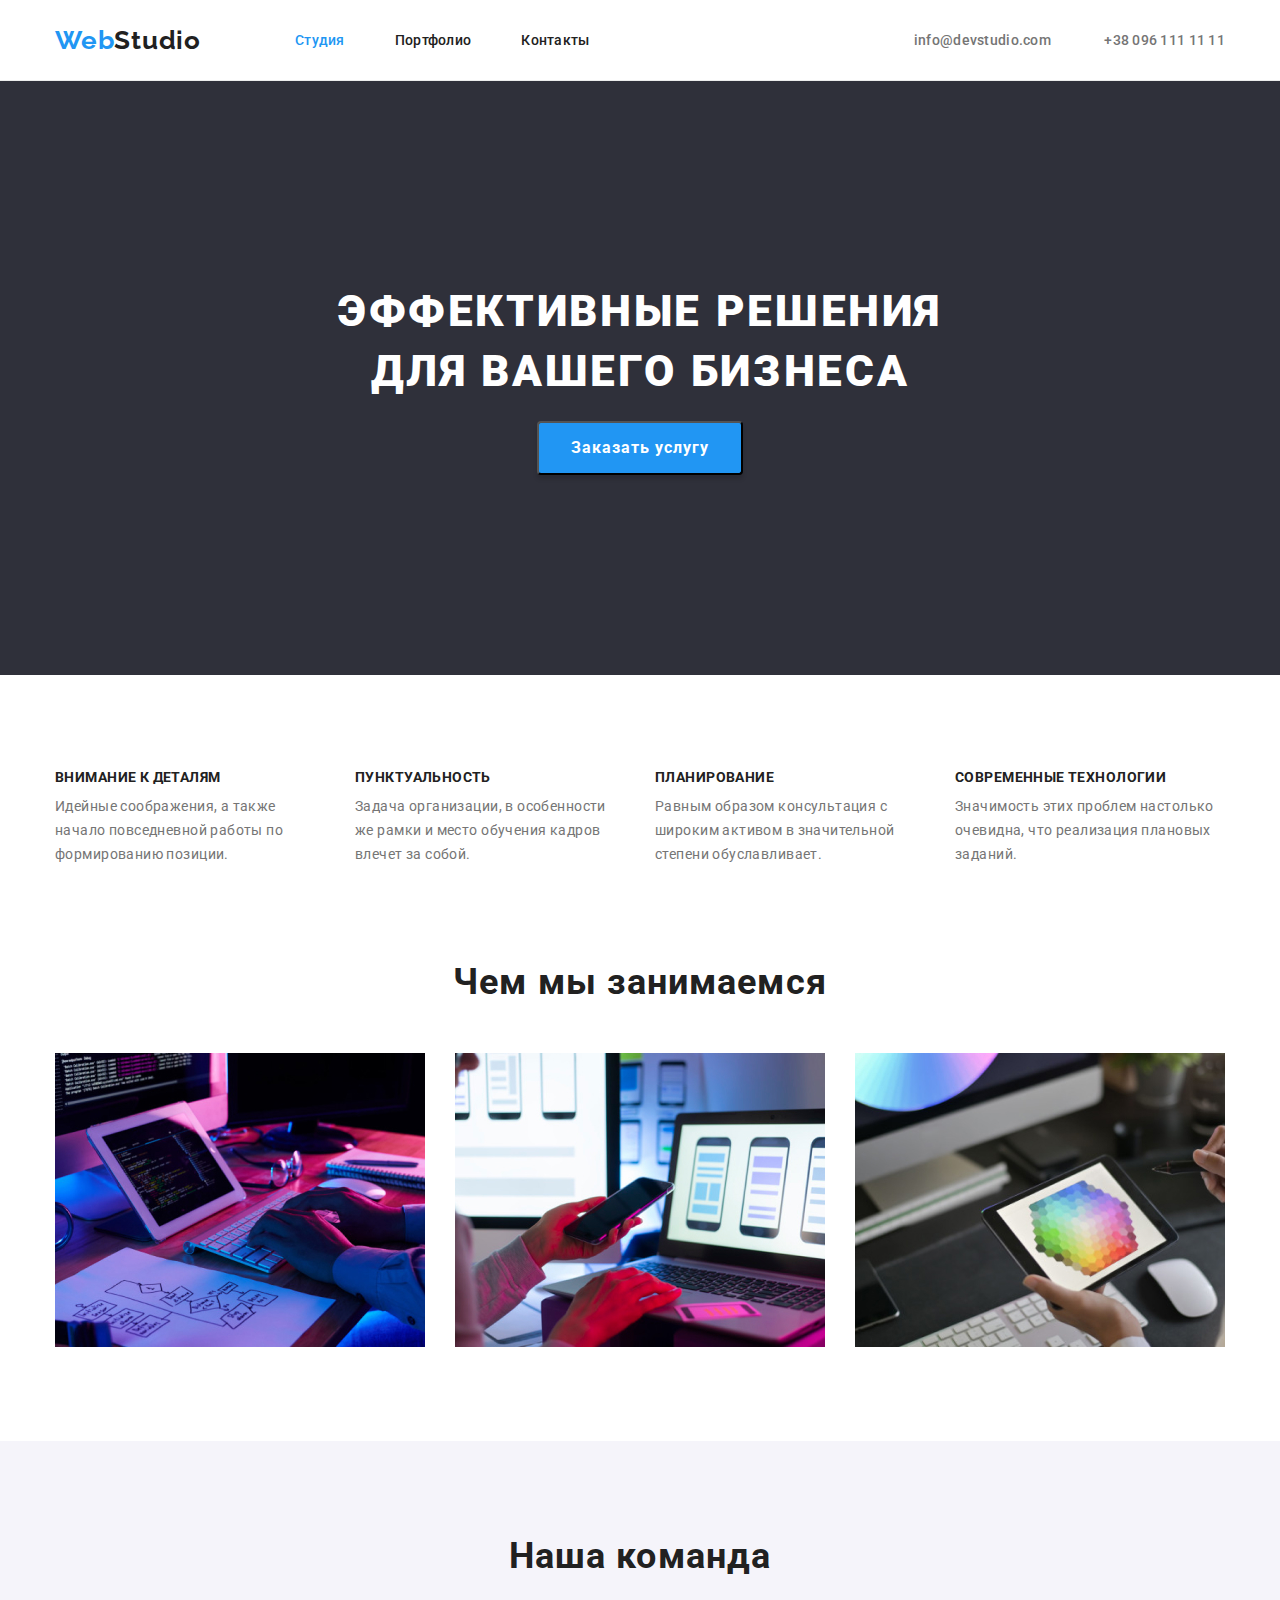
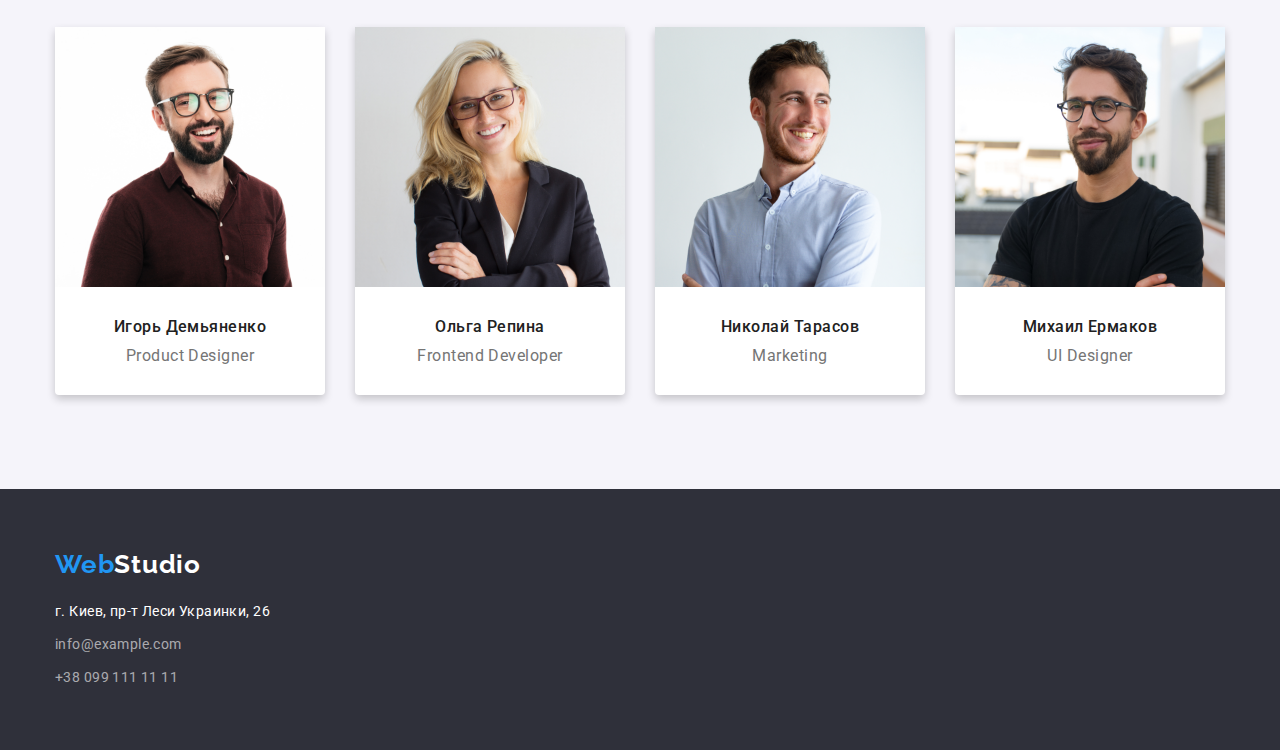
<file: index.html>
<!DOCTYPE html>
<html lang="ru">
<head>
    <meta charset="UTF-8">
    <meta name="viewport" content="width=device-width, initial-scale=1.0">
    <title>Студия</title>
    <link rel="preconnect" href="https://fonts.gstatic.com">
    <link href="https://fonts.googleapis.com/css2?family=Raleway:wght@700&family=Roboto:wght@400;500;700;900&display=swap" rel="stylesheet">
    <link rel="stylesheet" href="https://cdnjs.cloudflare.com/ajax/libs/modern-normalize/1.0.0/modern-normalize.min.css">
    <link rel="stylesheet" href="./css/main.css">
</head>
<body>

    <!-- Шапка страницы -->
    <header>
        <div class="container head ">
            <nav class="main-nav">
                <a href="./index.html" class="nav-logo"><span class="logo">Web</span>Studio</a>
                <ul class="main-nav-list">
                    <li><a href="./index.html" class="nav-link current">Студия</a></li>
                    <li><a href="./portfolio.html" class="nav-link">Портфолио</a></li>
                    <li><a href="" class="nav-link">Контакты</a></li>
                </ul>
            </nav>
            <address class="adress-nav">
                <a href="mailto:info@devstudio.com" class="link">info@devstudio.com</a>
                <a href="tel:+380961111111" class="link">+38 096 111 11 11</a>
            </address> 
        </div> 
    </header>

    <!-- Уникальный контент страницы -->
    <main>
        <!-- Секция Герой страницы -->
        <section class="hero">
            <div class="container">
                <h1 class="hero-title">Эффективные решения для вашего бизнеса</h1>
                <button type="button" class="hero-button">Заказать услугу</button>
            </div>
        </section>

        <!-- Секция Наши особенности-->
        <section class="features">
            <div class="container">
                <h2 class="features-title visually-hidden">ОСОБЕННОСТИ</h2>
                <ul class="features-list">
                    <li class="features-list-item">
                        <h3 class="item-title">ВНИМАНИЕ К ДЕТАЛЯМ</h3>
                        <p class="item-text">Идейные соображения, а также начало повседневной работы по формированию позиции.</p>
                    </li>
                    <li class="features-list-item">
                        <h3 class="item-title">ПУНКТУАЛЬНОСТЬ</h3>
                        <p class="item-text">Задача организации, в особенности же рамки и место обучения кадров влечет за собой.</p>
                    </li>
                    <li class="features-list-item">
                        <h3 class="item-title">ПЛАНИРОВАНИЕ</h3>
                        <p class="item-text">Равным образом консультация с широким активом в значительной степени обуславливает.</p>
                    </li>
                    <li class="features-list-item">
                        <h3 class="item-title">СОВРЕМЕННЫЕ ТЕХНОЛОГИИ</h3>
                        <p class="item-text">Значимость этих проблем настолько очевидна, что реализация плановых заданий.</p>
                    </li>
                </ul>
            </div>
        </section>
        
    <!-- Секция Чем мы занимаемся  -->
        <section class="ourworks">
            <div class="container">
                <h2 class="works title"> Чем мы занимаемся </h2>
                <ul class="works-list">
                    <li class="works-list-item"><a href=""><img src="./images/img_for_index/img.jpg" alt="Набирает руками код на клваиатуре" width="370"></a></li>
                    <li class="works-list-item"><a href=""><img src="./images/img_for_index/img(1).jpg" alt="Держит в руках телефон" width="370"></a></li>
                    <li class="works-list-item"><a href=""><img src="./images/img_for_index/img(2).jpg" alt="Выбирает цвет из палитры на планшете" width="370"></a></li>
                </ul>
            </div>
        </section>

    <!-- Секция Наша команда -->
        <section class="ourteam">
            <div class="container">
                <h2 class="team title">Наша команда</h2>
                <ul class="team-list">
                    <li class="team-list-item">
                        <img src="./images/img_for_index/img.png" alt="Фото Игорь Демьяненко" width="270" class="item-photo">
                        <h3 class="item-title">Игорь Демьяненко</h3>
                        <p class="item-text">Product Designer</p>
                    </li>
                    <li class="team-list-item">
                        <img src="./images/img_for_index/img(1).png" alt="Фото Ольга Репина" width="270" class="item-photo">
                        <h3 class="item-title">Ольга Репина</h3>
                        <p class="item-text">Frontend Developer</p>
                    </li>
                    <li class="team-list-item">
                        <img src="./images/img_for_index/img(2).png" alt="Фото Николай Тарасов" width="270" class="item-photo">
                        <h3 class="item-title">Николай Тарасов</h3>
                        <p class="item-text">Marketing</p>
                    </li>
                    <li class="team-list-item">
                        <img src="./images/img_for_index/img(3).png" alt="Фото Михаил Ермаков" width="270" class="item-photo">
                        <h3 class="item-title">Михаил Ермаков</h3>
                        <p class="item-text">UI Designer</p>
                    </li>
                </ul>
            </div>
        </section>
    </main>

<!-- Подвал-->
    <footer class="footer">
        <div class="container">
            <a href="./index.html" class="link-logo"><span class="logo">Web</span>Studio</a>
            <address class="footer-nav">
                <div class="footer-nav-wrapper">
                    г. Киев, пр-т Леси Украинки, 26 
                    <a href="mailto:info@example.com" class="link">info@example.com</a> 
                    <a href="tel:+380991111111" class="link">+38 099 111 11 11</a>
                </div>
            </address>
        </div>
    </footer>

</body>
</html>
</file>
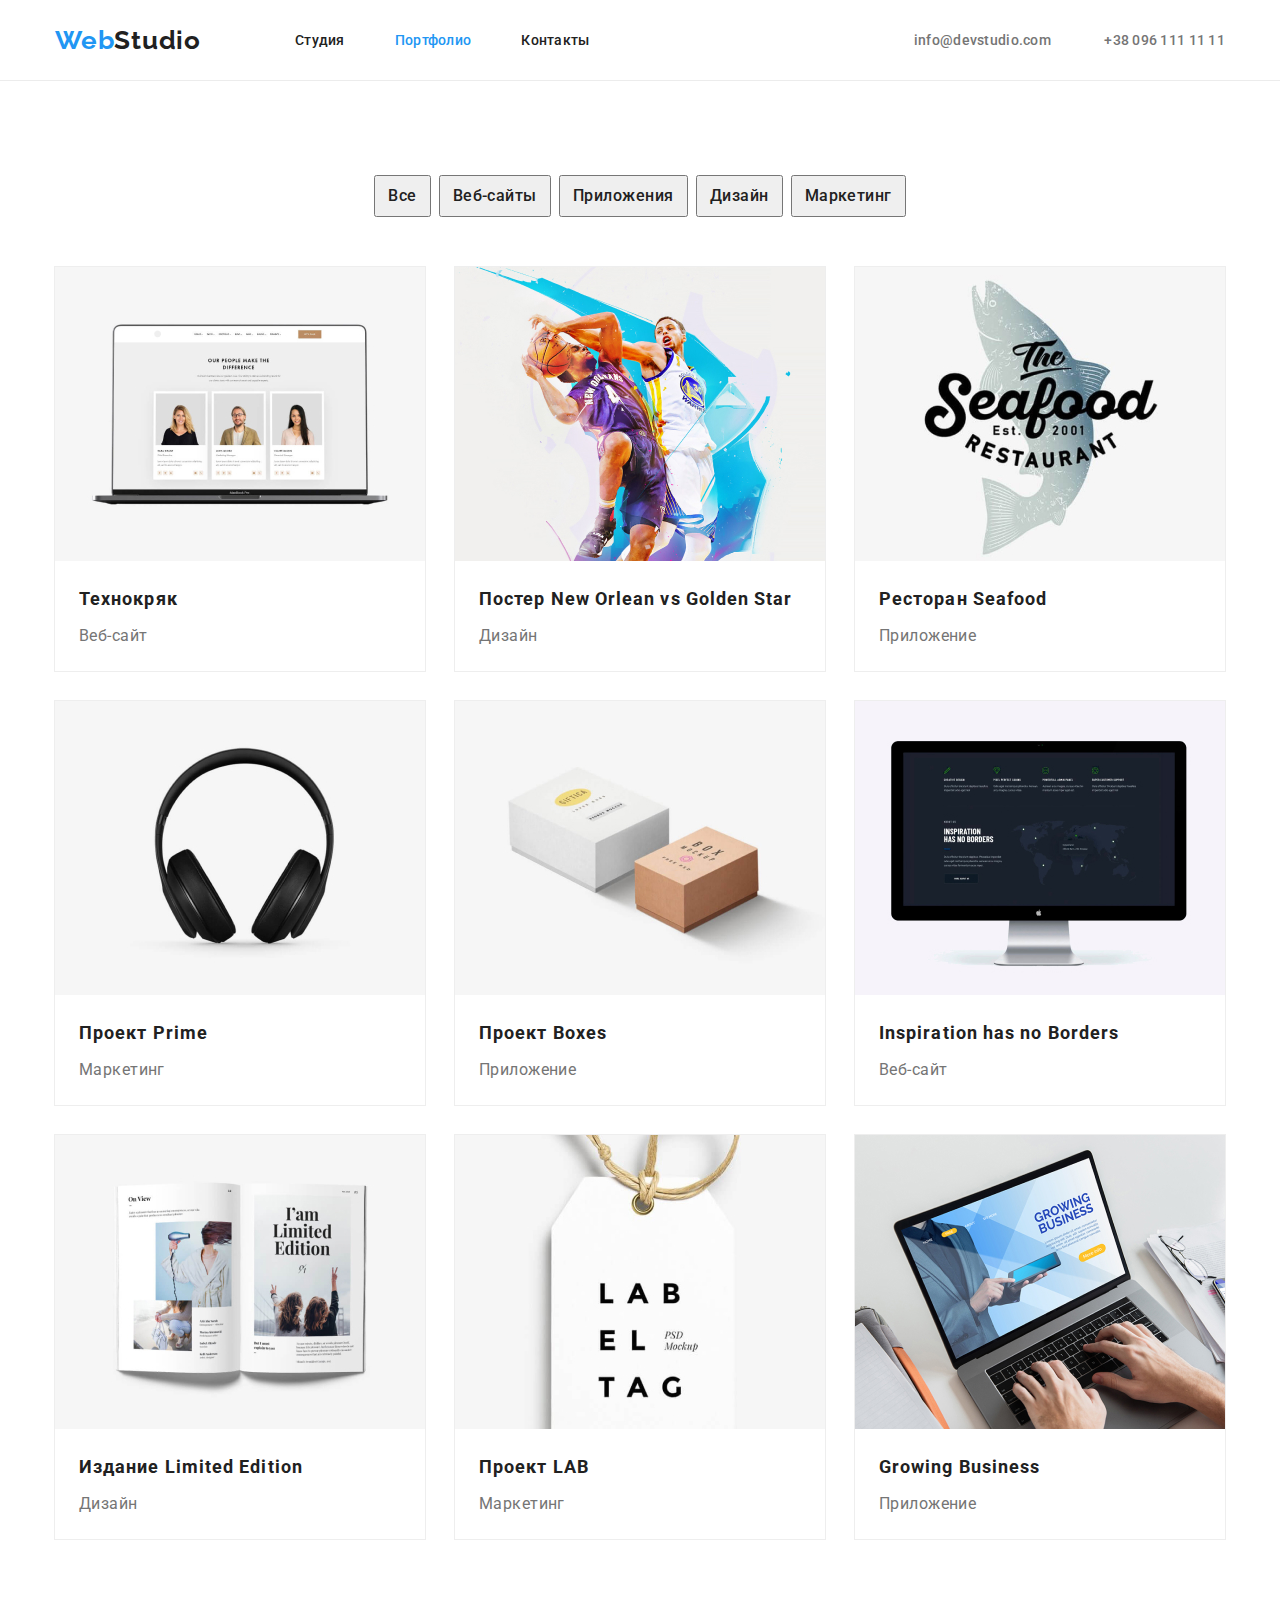
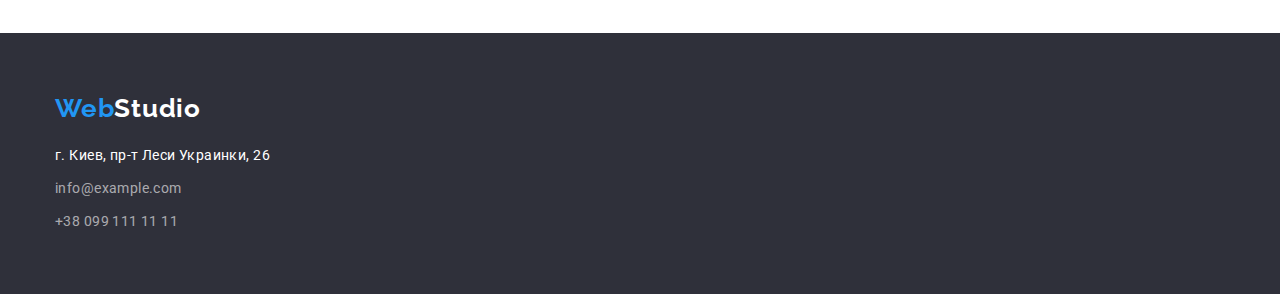
<file: portfolio.html>
<!DOCTYPE html>
<html lang="ru">
<head>
    <meta charset="UTF-8">
    <meta name="viewport" content="width=device-width, initial-scale=1.0">
    <title>Портфолио</title>
    <link rel="preconnect" href="https://fonts.gstatic.com">
    <link href="https://fonts.googleapis.com/css2?family=Raleway:wght@700&family=Roboto:wght@400;500;700;900&display=swap" rel="stylesheet">
    <link rel="stylesheet" href="https://cdnjs.cloudflare.com/ajax/libs/modern-normalize/1.0.0/modern-normalize.min.css">
    <link rel="stylesheet" href="./css/main.css">
</head>
<body>

     <!-- Шапка страницы -->
     <header>
        <div class="container head ">
            <nav class="main-nav">
                <a href="./index.html" class="nav-logo"><span class="logo">Web</span>Studio</a>
                <ul class="main-nav-list">
                    <li><a href="./index.html" class="nav-link">Студия</a></li>
                    <li><a href="./portfolio.html" class="nav-link  current">Портфолио</a></li>
                    <li><a href="" class="nav-link">Контакты</a></li>
                </ul>
            </nav>
            <address class="adress-nav">
                <a href="mailto:info@devstudio.com" class="link">info@devstudio.com</a>
                <a href="tel:+380961111111" class="link">+38 096 111 11 11</a>
            </address> 
        </div> 
    </header>

    <!-- Основной контент страницы Портфолио-->
    <main class="portfolio">
        <section class="pottfolio__content">
            <div class="container">
                <h1 class="visually-hidden">Портфолио</h1>
                <ul class="pottfolio__top-list">
                    <li class="list-item"><button type="button" class="item-button">Все</button></li>
                    <li class="list-item"><button type="button" class="item-button">Веб-сайты</button></li>
                    <li class="list-item"><button type="button" class="item-button">Приложения</button></li>
                    <li class="list-item"><button type="button" class="item-button">Дизайн</button></li>
                    <li class="list-item"><button type="button" class="item-button">Маркетинг</button></li>
                </ul>
                <ul class="pottfolio__bot-list">
                    <li class="list-item">
                        <a href=""><img src="./images/img_for_potfolio/tehnocryak.jpg" alt="Веб-сайт технокряк"></a>
                        <div class="list-item-underimg">
                            <h2 class="bot-list-title">Технокряк</h2>
                            <p class="bot-list-text">Веб-сайт</p>
                        </div>
                    </li>
                    <li class="list-item">
                        <a href=""><img src="./images/img_for_potfolio/basketball.jpg" alt="Постер New Orlean vs Golden Star"></a>
                        <div class="list-item-underimg">
                            <h2 class="bot-list-title">Постер New Orlean vs Golden Star</h2>
                            <p class="bot-list-text">Дизайн</p>
                        </div>
                    </li>
                    <li class="list-item">
                        <a href=""><img src="./images/img_for_potfolio/seafood.jpg" alt="Ресторан Seafood"></a>
                        <div class="list-item-underimg">
                            <h2 class="bot-list-title">Ресторан Seafood</h2>
                            <p class="bot-list-text">Приложение</p>
                        </div>
                    </li>
                    <li class="list-item">
                        <a href=""><img src="./images/img_for_potfolio/project-prime.jpg" alt="Наушники"></a>
                        <div class="list-item-underimg">
                            <h2 class="bot-list-title">Проект Prime</h2>
                            <p class="bot-list-text">Маркетинг</p>
                        </div>
                    </li>
                    <li class="list-item">
                        <a href=""><img src="./images/img_for_potfolio/project-boxes.jpg" alt="Две коробки"></a>
                        <div class="list-item-underimg">
                            <h2 class="bot-list-title">Проект Boxes</h2>
                            <p class="bot-list-text">Приложение</p>
                        </div>
                    </li>
                    <li class="list-item">
                        <a href=""><img src="./images/img_for_potfolio/inspiration.jpg" alt="Монитор с сайтом"></a>
                        <div class="list-item-underimg">
                            <h2 class="bot-list-title">Inspiration has no Borders</h2>
                            <p class="bot-list-text">Веб-сайт</p>
                        </div>
                    </li>
                    <li class="list-item">
                        <a href=""><img src="./images/img_for_potfolio/book.jpg" alt="Открытая книга"></a>
                        <div class="list-item-underimg">
                            <h2 class="bot-list-title">Издание Limited Edition</h2>
                            <p class="bot-list-text">Дизайн</p>
                        </div>
                    </li>
                    <li class="list-item">
                        <a href=""><img src="./images/img_for_potfolio/lab.jpg" alt="Лейба"></a>
                        <div class="list-item-underimg">
                            <h2 class="bot-list-title">Проект LAB</h2>
                            <p class="bot-list-text">Маркетинг</p>
                        </div>
                    </li>
                    <li class="list-item">
                        <a href=""><img src="./images/img_for_potfolio/growing-business.jpg" alt="Ноутбук с открытым сайтом"></a>
                        <div class="list-item-underimg">
                            <h2 class="bot-list-title">Growing Business</h2>
                            <p class="bot-list-text">Приложение</p>
                        </div>
                    </li>
                </ul>
            </div>
        </section>
    </main>

    <!-- Подвал-->
    <footer class="footer">
        <div class="container">
            <a href="./index.html" class="link-logo"><span class="logo">Web</span>Studio</a>
            <address class="footer-nav">
                <div class="footer-nav-wrapper">
                    г. Киев, пр-т Леси Украинки, 26 
                    <a href="mailto:info@example.com" class="link">info@example.com</a> 
                    <a href="tel:+380991111111" class="link">+38 099 111 11 11</a>
                </div>
            </address>
        </div>
    </footer>
</body>
</html>
</file>
<file: css/main.css>
/* Цвет выделенного текста  #2196F3; */
/* Цвет h2 h3 #212121;*/
/* Цвет адреса и основного текста  #757575; */
/* Цвет h1 и бэкграунда основного  #FFFFFF; */
/* Цвет бэкграунда вторичного #2F303A;
   Цвет бэкграунда кнопки Портфолио #F5F4FA; */

/* Основные стили документа */
:root {
    --primary-text-color: #757575;
    --title-text-color: #212121;
    --accent-color: #2196F3;
    --primary-background-color: #FFFFFF;
    --secondary-background-color: #2F303A;
    --primary-bcg-clr-btn: #F5F4FA;

    --main-font: Roboto;
    --secondary-font: Raleway;
}

body {
    font-family: var(--main-font);
    font-weight: 400;
    font-size: 14px;
    line-height: 1.714;
    letter-spacing: 0.03em;
    background-color: var(--primary-background-color);
    color: var(--primary-text-color)
}
h1,h2,h3,h4,p {
    margin: 0;
}
img {
    display: block;
}
ul {
    list-style-type: none;
    padding: 0;
    margin: 0;
}
header {
    border-bottom: 1px solid #ECECEC;
}
.container {
    margin-left: auto;
    margin-right: auto;
    width: 1200px;
    padding: 0 15px;
}

/* Стили Шапки */
.head,
.head > .main-nav {
    display: flex;
    align-items: center;
}

.main-nav .nav-logo {
    margin-right: 94px;


    color: var(--title-text-color);
    text-decoration: none;
    font-family: var(--secondary-font);
    font-weight: 700;
    font-size: 26px;
    line-height: 1.192;
    letter-spacing: 0.03em;
}

.logo {
    color: var(--accent-color);
}
.main-nav-list {
    display: flex;

}

.main-nav-list li:not(:last-child) {
    margin-right: 50px;
}

.main-nav .nav-link {
    display: block;
    padding-top:32px ;
    padding-bottom:32px ;

    font-weight: 500;
    font-size: 14px;
    line-height: 1.143;
    letter-spacing: 0.02em;
    color: var(--title-text-color);
    text-decoration: none;

}
.main-nav .nav-link:hover, 
.main-nav .nav-link:focus,
.main-nav .nav-link.current {
    color: var(--accent-color);
}

.link {
    color: var(--primary-text-color);
    text-decoration: none;
}
.link:hover, 
.link:focus  {
    color: var(--accent-color);
}
.adress-nav {
    margin-left: auto;

    font-style: normal;
    font-weight: 500;
    font-size: 14px;
    line-height: 1.143;
    letter-spacing: 0.02em;
}
.adress-nav a + a {
    margin-left: 50px;
}

/* Стиль Героя */
.hero {
    background-color: var(--secondary-background-color) ;
    text-align: center;
    display: flex;
    margin: 0 auto;
    padding-top: 200px;
    padding-bottom: 200px;
}
.hero-title {

    margin-top: 0;
    max-width: 696px;
    margin:0 auto;
    margin-bottom: 20px;
    
    font-weight: 900;
    font-size: 44px;
    line-height: 1.364;
    letter-spacing: 0.06em;
    text-transform: uppercase;

    color: var(--primary-background-color)
}

.hero-button {
    display: block;
    margin: 0 auto;
    padding: 10px 32px;
    
    min-width: 200px;
    font-weight: 700;
    font-size: 16px;
    line-height: 1.875;
    text-align: center;
    letter-spacing: 0.06em;
    box-shadow: 0px 4px 4px rgba(0, 0, 0, 0.15);
    border-radius: 4px;

    background-color:#2196F3;
    color:#FFFFFF; 
    text-decoration: none;
}
/* Стиль Особенностей */

.title {
    font-weight: 700;
    font-size: 36px;
    line-height: 1.167;
    text-align: center;
    letter-spacing: 0.03em;
    color: var(--title-text-color);
}

.visually-hidden {
    position: absolute;
    clip: rect(0 0 0 0);
}
.features {
    padding-top: 94px;
    padding-bottom: 94px;
}
.features .features-list {
    display: flex;
}
.features-list-item:not(:last-child){
    margin-right: 30px;
}


.features-list .item-title {
    margin-top: 0;
    margin-bottom: 10px;

    font-weight: 700;
    font-size: 14px;
    line-height: 1.143;
    letter-spacing: 0.03em;
    color: var(--title-text-color);
}


.features-list .item-text {
    margin: 0;
    padding: 0;
    display: inline-block;
    max-width: 270px;
}

/* OUR WORKS */

.ourworks {
    padding-bottom: 94px;
}
.works.title {
    margin-bottom: 50px;
}
.works-list {
    display: flex;
}
.works-list-item:not(:last-child) {
margin-right: 30px;
}

/* Стиль Команды */
.ourteam {
    background-color:var(--primary-bcg-clr-btn);
    padding-top: 94px;
    padding-bottom: 94px;
}

.team.title {
    margin-top: 0;
    margin-bottom: 50px;
}
.team-list {
    display: flex;
}
.team-list-item {
    background-color:var(--primary-background-color);
    box-shadow: 0 4px 8px 0 rgba(0, 0, 0, 0.2);
    border-radius: 0px 0px 4px 4px;     
    max-width: 270px;
    margin: auto;
    padding-bottom: 30px;
    text-align: center;
}
.team-list-item:not(:last-child){
    margin-right: 30px;
}
.ourteam .item-photo {
    margin-bottom: 30px;
}
.ourteam .item-title {
    margin-bottom: 10px;

    font-weight: 500; 
    font-size: 16px;
    line-height: 1.187;
    letter-spacing: 0.03em;
    color: var(--title-text-color);
}

.ourteam .item-text {
    margin-bottom: 0;
    font-size: 16px;
    line-height: 1.187;
    letter-spacing: 0.03em;
}

/* Стиль Подвала */

.footer {
    background-color:var(--secondary-background-color) ;
    padding-top: 60px;
    padding-bottom: 60px;
}

.footer a.link-logo {
    display: inline-block;
    margin-bottom: 20px;
    
    font-family: var(--secondary-font);
    font-weight: 700;
    font-size: 26px;
    line-height: 1.192;
    letter-spacing: 0.03em;
    color:var(--primary-background-color);
    text-decoration: none;
}
.footer address.footer-nav {
    font-style: normal;
    font-size: 14px;
    line-height: 1.714;
    letter-spacing: 0.03em;
    color:var(--primary-background-color);
    text-decoration: none;
}
.footer-nav-wrapper {
    display: flex;
    flex-direction: column;
    
}
.footer-nav-wrapper > .link {
    display: inline-block;
    margin-top: 9px;
}
footer .link {
    color: rgba(255, 255, 255, 0.6);
}
/* через тег, учитывая спецификацию 0,1,1, 
   чтобы не крыть спецу что выше для линк.ховер и фокус */

/* СТИЛЬ ВТОРОЙ СТРАНИЦЫ ПОРТФОЛИО */
.pottfolio__content {
    padding-top: 94px;
    padding-bottom: 94px;
}

.pottfolio__top-list{
    display: flex;
    justify-content: center;
    margin-bottom: 50px;
}
.pottfolio__top-list .list-item:not(:last-child) {
margin-right: 8px;
}
.item-button {
    padding: 6px 12px;

    font-family: Roboto;
    font-weight: 500;
    font-size: 16px;
    line-height: 1.625;
    text-align: center;
    letter-spacing: 0.03em;
    color:var(--title-text-color);
}

.item-button:hover,
.item-button:focus  {
color: var(--primary-background-color);
background-color:var(--accent-color);
cursor:pointer;
}

.pottfolio__bot-list {
    display: flex;
    flex-wrap: wrap;
}
.pottfolio__bot-list > .list-item {
    margin-right: 30px;
    margin-bottom: 30px;
}
.pottfolio__bot-list > .list-item:nth-child(3n){
    margin-right: 0;
}
.pottfolio__bot-list > .list-item:nth-last-child(-n+3) {
    margin-bottom: 0;
}
.pottfolio__bot-list .list-item {
    box-sizing: border-box;
    outline: 1px solid #EEEEEE
}
.portfolio .bot-list-title {
    margin-bottom: 4px;

    font-weight: 700;
    font-size: 18px;
    line-height: 2;
    letter-spacing: 0.06em;
    color:var(--title-text-color);
}
.bot-list-text {
    font-size: 16px;
    line-height: 1.875;
}
.list-item-underimg {
    padding: 20px 24px;
}
</file>
